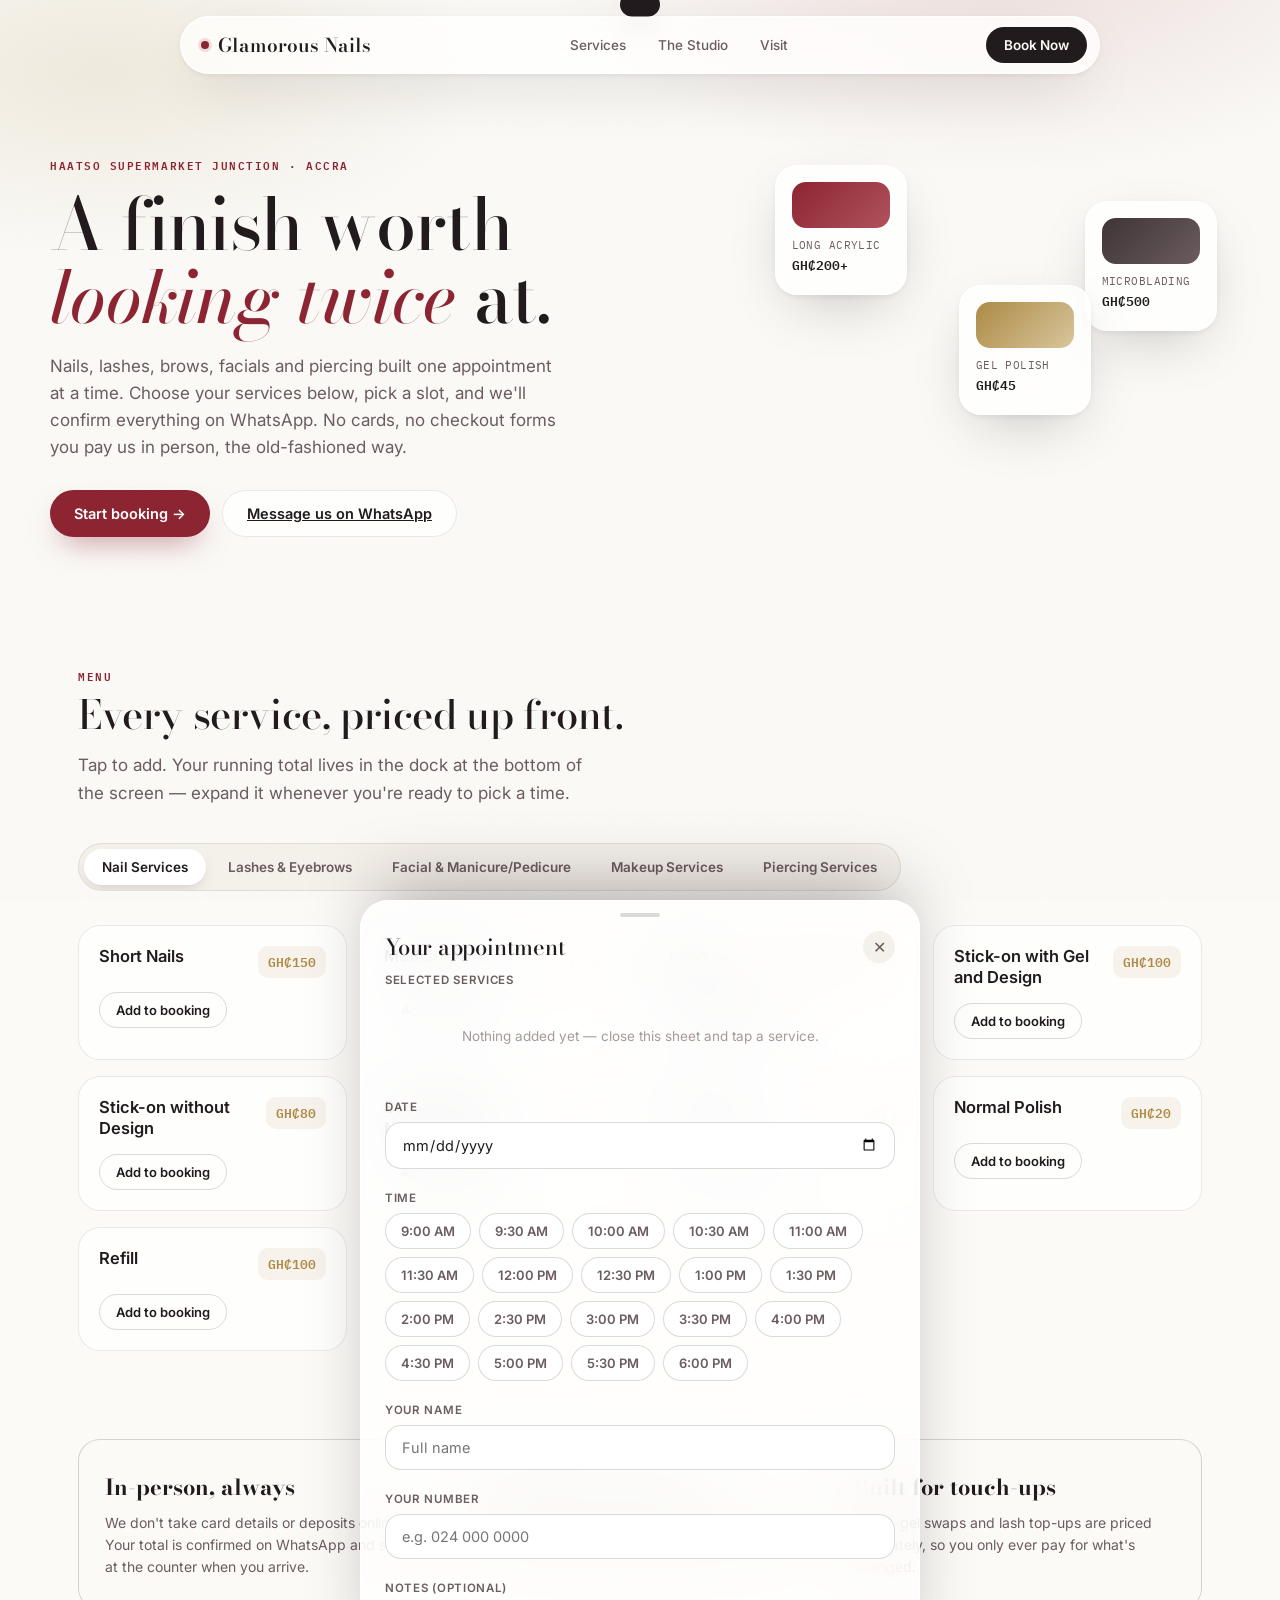
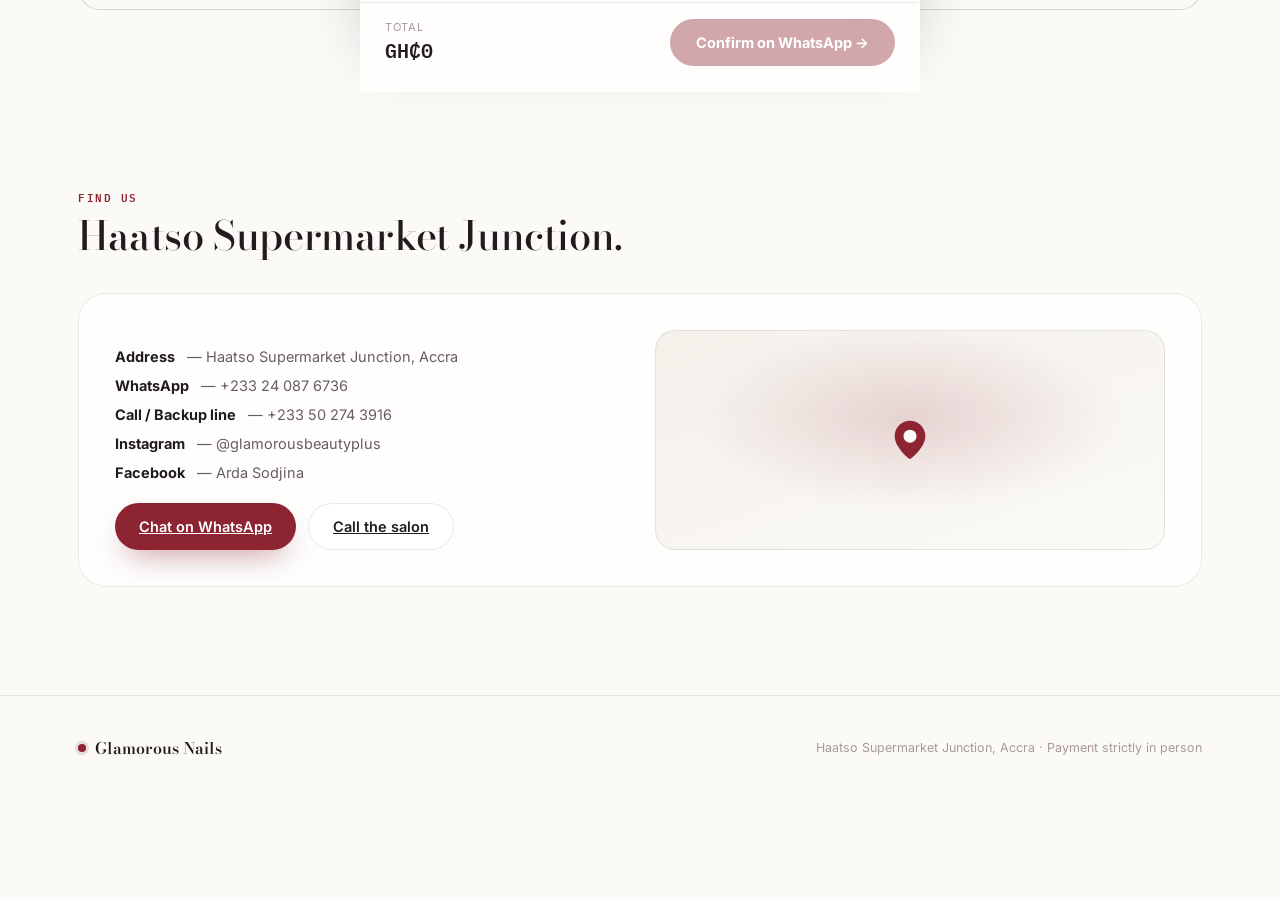
<file: index.html>
<!DOCTYPE html>
<html lang="en">
<head>
<meta charset="UTF-8">
<meta name="viewport" content="width=device-width, initial-scale=1, viewport-fit=cover">
<title>Glamorous Nails — Haatso, Accra</title>
<meta name="description" content="Book nails, lashes, brows, facials, makeup and piercing at Glamorous Nails, Haatso Supermarket Junction. Payment strictly in person.">
<link rel="manifest" href="manifest.json">
<meta name="theme-color" content="#FBFAF7">
<link rel="icon" href="icon.svg" type="image/svg+xml">
<link rel="stylesheet" href="styles.css">
</head>
<body>
<div class="mica-field"></div>

<nav class="nav">
  <div class="nav-capsule">
    <div class="brand"><span class="dot"></span>Glamorous Nails</div>
    <ul class="nav-links">
      <li><a href="#services">Services</a></li>
      <li><a href="#studio">The Studio</a></li>
      <li><a href="#visit">Visit</a></li>
    </ul>
    <button class="nav-cta" onclick="document.getElementById('services').scrollIntoView({behavior:'smooth'})">Book Now</button>
  </div>
</nav>

<main>
  <section class="hero wrap">
    <div class="hero-grid">
      <div>
        <span class="eyebrow">Haatso Supermarket Junction · Accra</span>
        <h1 class="h-display">A finish worth <em>looking twice</em> at.</h1>
        <p class="p-lede">Nails, lashes, brows, facials and piercing built one appointment at a time. Choose your services below, pick a slot, and we'll confirm everything on WhatsApp. No cards, no checkout forms you pay us in person, the old-fashioned way.</p>
        <div class="hero-actions">
          <button class="btn btn-primary" onclick="document.getElementById('services').scrollIntoView({behavior:'smooth'})">Start booking →</button>
          <a class="btn btn-ghost" id="heroWhatsapp" href="#" target="_blank" rel="noopener">Message us on WhatsApp</a>
        </div>
      </div>
      <div class="swatch-stage" aria-hidden="true">
        <div class="swatch s1">
          <div class="cap" style="background:linear-gradient(135deg,#8C2531,#B0525C)"></div>
          <div class="lbl">LONG ACRYLIC</div>
          <div class="prc">GH₵200+</div>
        </div>
        <div class="swatch s2">
          <div class="cap" style="background:linear-gradient(135deg,#AD8A46,#D8C69C)"></div>
          <div class="lbl">GEL POLISH</div>
          <div class="prc">GH₵45</div>
        </div>
        <div class="swatch s3">
          <div class="cap" style="background:linear-gradient(135deg,#3E3436,#6B5C5F)"></div>
          <div class="lbl">MICROBLADING</div>
          <div class="prc">GH₵500</div>
        </div>
      </div>
    </div>
  </section>

  <section class="section" id="services">
    <div class="wrap">
      <div class="section-head">
        <span class="eyebrow">Menu</span>
        <h2 class="h-display">Every service, priced up front.</h2>
        <p class="p-lede">Tap to add. Your running total lives in the dock at the bottom of the screen — expand it whenever you're ready to pick a time.</p>
      </div>
      <div class="segmented" id="categoryTabs" role="tablist"></div>
      <div class="service-grid" id="serviceGrid"></div>
    </div>
  </section>

  <section class="section" id="studio" style="padding-top:0;">
    <div class="wrap">
      <div class="strip">
        <div>
          <h4>In-person, always</h4>
          <p>We don't take card details or deposits online. Your total is confirmed on WhatsApp and settled at the counter when you arrive.</p>
        </div>
        <div>
          <h4>One chair, your pace</h4>
          <p>Appointments are booked in named time slots so you're never waiting behind a queue of walk-ins.</p>
        </div>
        <div>
          <h4>Built for touch-ups</h4>
          <p>Refills, gel swaps and lash top-ups are priced separately, so you only ever pay for what's changed.</p>
        </div>
      </div>
    </div>
  </section>

  <section class="section" id="visit">
    <div class="wrap">
      <div class="section-head">
        <span class="eyebrow">Find us</span>
        <h2 class="h-display">Haatso Supermarket Junction.</h2>
      </div>
      <div class="loc-card">
        <div>
          <ul class="loc-list">
            <li><b>Address</b> — Haatso Supermarket Junction, Accra</li>
            <li><b>WhatsApp</b> — +233 24 087 6736</li>
            <li><b>Call / Backup line</b> — +233 50 274 3916</li>
            <li><b>Instagram</b> — @glamorousbeautyplus</li>
            <li><b>Facebook</b> — Arda Sodjina</li>
          </ul>
          <div class="hero-actions" style="margin-top:22px;">
            <a class="btn btn-primary" id="visitWhatsapp" href="#" target="_blank" rel="noopener">Chat on WhatsApp</a>
            <a class="btn btn-ghost" id="visitCall" href="#">Call the salon</a>
          </div>
        </div>
        <div class="pin-graphic">
          <svg width="46" height="46" viewBox="0 0 24 24" fill="none" aria-hidden="true">
            <path d="M12 2C7.6 2 4 5.6 4 10c0 5.6 7 11.3 7.3 11.5a1 1 0 0 0 1.4 0C13 21.3 20 15.6 20 10c0-4.4-3.6-8-8-8z" fill="#8C2531"/>
            <circle cx="12" cy="10" r="3.4" fill="#FBFAF7"/>
          </svg>
        </div>
      </div>
    </div>
  </section>
</main>

<footer>
  <div class="wrap foot-row">
    <div class="brand" style="font-size:16px;"><span class="dot"></span>Glamorous Nails</div>
    <small>Haatso Supermarket Junction, Accra · Payment strictly in person</small>
  </div>
</footer>

<!-- Vanity Dock: collapsed pill -->
<div class="dock-wrap">
  <div class="dock" id="dock" hidden>
    <div class="dock-info">
      <span class="count" id="dockCount">0 services</span>
      <span class="total" id="dockTotal">GH₵0</span>
    </div>
    <button class="dock-cta" id="dockOpen">Review &amp; book</button>
  </div>
</div>

<!-- Booking sheet -->
<div class="sheet-scrim" id="scrim"></div>
<div class="sheet" id="sheet" role="dialog" aria-modal="true" aria-label="Book your appointment">
  <div class="sheet-handle"></div>
  <div class="sheet-head">
    <h3 class="h-display">Your appointment</h3>
    <button class="sheet-close" id="sheetClose" aria-label="Close">✕</button>
  </div>
  <div class="sheet-body">
    <div>
      <span class="field-label">Selected services</span>
      <div class="selected-list" id="selectedList"></div>
    </div>

    <div>
      <span class="field-label">Date</span>
      <input class="field-input" type="date" id="dateInput">
      <div id="dateWarning" style="display:none;color:#8C2531;font-size:12.5px;margin-top:8px;">This date is closed — please pick another.</div>
    </div>

    <div>
      <span class="field-label">Time</span>
      <div class="chip-row" id="timeChips"></div>
    </div>

    <div>
      <span class="field-label">Your name</span>
      <input class="field-input" type="text" id="nameInput" placeholder="Full name">
    </div>

    <div>
      <span class="field-label">Your number</span>
      <input class="field-input" type="tel" id="phoneInput" placeholder="e.g. 024 000 0000">
    </div>

    <div>
      <span class="field-label">Notes (optional)</span>
      <input class="field-input" type="text" id="notesInput" placeholder="Nail shape, reference photo, allergies…">
    </div>

    <div class="pay-note"><span>💳</span><span><b>Payment is strictly in person.</b> We don't take cards or deposits online — settle up at the counter when you arrive.</span></div>
  </div>
  <div class="sheet-foot">
    <div class="sheet-total">
      <span class="lbl">Total</span>
      <span class="amt" id="sheetTotal">GH₵0</span>
    </div>
    <button class="confirm-btn" id="confirmBtn" disabled>Confirm on WhatsApp →</button>
  </div>
</div>

<div class="toast" id="toast"></div>

<script src="data.js"></script>
<script src="app.js"></script>
</body>
</html>
</file>
<file: styles.css>
/* ==========================================================================
   GLAMOROUS NAILS — Design tokens
   Base: porcelain white (Windows 11 Mica, lit not dark)
   Chrome: macOS vibrancy + iOS sheets (blur, hairline borders, spring easing)
   Touch targets: Android Material You (soft pill geometry, tonal ripple)
   Signature: The Vanity Dock — a Dynamic-Island-style pill that expands
   into the full booking sheet.
   ========================================================================== */

@import url('https://fonts.googleapis.com/css2?family=Bodoni+Moda:ital,opsz,wght@0,6..96,400;0,6..96,500;0,6..96,600;0,6..96,700;1,6..96,500&family=Inter:wght@400;500;600;700&family=IBM+Plex+Mono:wght@500;600&display=swap');

:root{
  /* --- color: porcelain + lacquer + antique gold --- */
  --porcelain:      #FBFAF7;
  --porcelain-dim:  #F4F0EA;
  --ink:            #221B1D;
  --ink-soft:       #6B5C5F;
  --ink-faint:      #A8989B;
  --lacquer:        #8C2531;   /* the one bold accent — a lacquer bottle cap */
  --lacquer-dim:    #B0525C;
  --gold:           #AD8A46;
  --gold-soft:      #D8C69C;
  --line:           rgba(34,27,29,0.09);
  --line-strong:    rgba(34,27,29,0.16);

  /* --- glass / mica surfaces (light) --- */
  --glass-fill:     rgba(255,255,255,0.62);
  --glass-fill-2:   rgba(255,255,255,0.78);
  --glass-border:   rgba(255,255,255,0.9);
  --glass-shadow:   0 20px 60px -20px rgba(34,20,22,0.28), 0 2px 8px -2px rgba(34,20,22,0.10);

  /* --- type --- */
  --font-display: 'Bodoni Moda', 'Times New Roman', serif;
  --font-body: 'Inter', -apple-system, BlinkMacSystemFont, 'Segoe UI', sans-serif;
  --font-mono: 'IBM Plex Mono', ui-monospace, monospace;

  /* --- motion: iOS spring-flavoured cubic beziers --- */
  --ease-spring: cubic-bezier(0.2, 0, 0, 1);
  --ease-out: cubic-bezier(0.16, 1, 0.3, 1);

  --radius-pill: 999px;
  --radius-card: 22px;
  --radius-sheet: 28px;
}

*{ box-sizing:border-box; -webkit-tap-highlight-color: transparent; }
html{ scroll-behavior:smooth; }
body{
  margin:0;
  background: var(--porcelain);
  color: var(--ink);
  font-family: var(--font-body);
  -webkit-font-smoothing: antialiased;
  overflow-x:hidden;
}
img{ max-width:100%; display:block; }
button{ font-family:inherit; cursor:pointer; }
a{ color:inherit; }

@media (prefers-reduced-motion: reduce){
  *{ animation-duration: 0.001ms !important; animation-iteration-count:1 !important; transition-duration:0.001ms !important; scroll-behavior:auto !important; }
}

/* ---------- ambient Mica backdrop ---------- */
.mica-field{
  position: fixed; inset:0; z-index:-1; pointer-events:none;
  background:
    radial-gradient(60% 42% at 78% -6%, rgba(202,150,150,0.28), transparent 60%),
    radial-gradient(50% 34% at 8% 8%, rgba(173,138,70,0.14), transparent 60%),
    var(--porcelain);
}
.mica-field::after{
  content:"";
  position:absolute; inset:0;
  opacity:0.035;
  background-image:url("data:image/svg+xml,%3Csvg xmlns='http://www.w3.org/2000/svg' width='120' height='120'%3E%3Cfilter id='n'%3E%3CfeTurbulence type='fractalNoise' baseFrequency='0.9' numOctaves='2' stitchTiles='stitch'/%3E%3C/filter%3E%3Crect width='100%25' height='100%25' filter='url(%23n)'/%3E%3C/svg%3E");
  mix-blend-mode:multiply;
}

/* ---------- layout helpers ---------- */
.wrap{ max-width:1180px; margin:0 auto; padding:0 28px; }
.eyebrow{
  font-family:var(--font-mono); font-size:11px; letter-spacing:0.14em; text-transform:uppercase;
  color:var(--lacquer); font-weight:600;
}
.h-display{ font-family:var(--font-display); font-weight:500; letter-spacing:-0.01em; line-height:1.02; }
.p-lede{ color:var(--ink-soft); font-size:17px; line-height:1.6; max-width:46ch; }

/* ---------- nav: macOS menu-bar vibrancy capsule ---------- */
.nav{
  position:sticky; top:0; z-index:60;
  display:flex; align-items:center; justify-content:center;
  padding:16px 0;
}
.nav-capsule{
  width:100%; max-width:920px; margin:0 20px;
  display:flex; align-items:center; justify-content:space-between;
  gap:18px;
  padding:10px 12px 10px 20px;
  background: var(--glass-fill-2);
  backdrop-filter: blur(30px) saturate(210%);
  -webkit-backdrop-filter: blur(30px) saturate(210%);
  border:1px solid var(--glass-border);
  border-radius: var(--radius-pill);
  box-shadow: var(--glass-shadow);
}
.brand{ display:flex; align-items:center; gap:9px; font-family:var(--font-display); font-size:19px; font-weight:600; }
.brand .dot{ width:8px; height:8px; border-radius:50%; background:var(--lacquer); box-shadow:0 0 0 3px rgba(140,37,49,0.14); }
.nav-links{ display:flex; gap:4px; list-style:none; margin:0; padding:0; }
.nav-links a{
  display:block; padding:9px 14px; border-radius:var(--radius-pill);
  font-size:13.5px; font-weight:500; color:var(--ink-soft); text-decoration:none;
  transition: background .25s var(--ease-spring), color .25s var(--ease-spring);
}
.nav-links a:hover{ background:rgba(34,27,29,0.06); color:var(--ink); }
.nav-cta{
  font-size:13.5px; font-weight:600; padding:10px 18px; border-radius:var(--radius-pill);
  background:var(--ink); color:var(--porcelain); border:none;
  transition: transform .2s var(--ease-spring), background .2s;
}
.nav-cta:hover{ background:var(--lacquer); transform:translateY(-1px); }
@media (max-width:760px){ .nav-links{ display:none; } }

/* ---------- hero ---------- */
.hero{ padding:64px 0 40px; position:relative; }
.hero-grid{ display:grid; grid-template-columns:1.15fr 0.85fr; gap:40px; align-items:center; }
@media (max-width:900px){ .hero-grid{ grid-template-columns:1fr; } }
.hero h1{ font-size:clamp(40px,6vw,72px); margin:14px 0 18px; }
.hero h1 em{ font-style:italic; color:var(--lacquer); }
.hero-actions{ display:flex; gap:12px; margin-top:28px; flex-wrap:wrap; }

.btn{
  border:none; border-radius:var(--radius-pill); font-weight:600; font-size:14.5px;
  padding:14px 24px; display:inline-flex; align-items:center; gap:8px;
  transition: transform .22s var(--ease-spring), box-shadow .22s var(--ease-spring), background .2s;
}
.btn-primary{ background:var(--lacquer); color:#fff; box-shadow:0 14px 30px -12px rgba(140,37,49,0.55); }
.btn-primary:hover{ transform:translateY(-2px); box-shadow:0 18px 34px -12px rgba(140,37,49,0.6); }
.btn-ghost{ background:var(--glass-fill-2); color:var(--ink); border:1px solid var(--line); }
.btn-ghost:hover{ background:#fff; }

/* swatch stack — signature hero ornament: nail polish caps as chips */
.swatch-stage{ position:relative; height:360px; }
.swatch{
  position:absolute; width:132px; padding:16px 16px 18px;
  background:var(--glass-fill-2); border:1px solid var(--glass-border);
  border-radius:var(--radius-card); backdrop-filter:blur(24px) saturate(200%);
  -webkit-backdrop-filter:blur(24px) saturate(200%);
  box-shadow:var(--glass-shadow);
  animation: float 7s var(--ease-spring) infinite;
}
.swatch .cap{ width:100%; height:46px; border-radius:14px; margin-bottom:10px; }
.swatch .lbl{ font-family:var(--font-mono); font-size:10.5px; letter-spacing:.04em; color:var(--ink-soft); }
.swatch .prc{ font-family:var(--font-mono); font-size:12.5px; font-weight:600; margin-top:2px; }
.swatch.s1{ top:0; left:6%; z-index:3; }
.swatch.s2{ top:120px; left:44%; z-index:2; animation-delay:1.4s; }
.swatch.s3{ top:36px; left:70%; z-index:1; animation-delay:2.7s; }
@keyframes float{ 0%,100%{ transform:translateY(0) rotate(-2deg);} 50%{ transform:translateY(-10px) rotate(1deg);} }

/* ---------- section shell ---------- */
.section{ padding:88px 0; }
.section-head{ margin-bottom:36px; max-width:640px; }
.section-head h2{ font-size:clamp(28px,3.4vw,40px); margin:10px 0 12px; }

/* ---------- segmented control (iOS) for categories ---------- */
.segmented{
  display:flex; gap:4px; padding:5px; width:max-content; max-width:100%; overflow-x:auto;
  background:var(--porcelain-dim); border:1px solid var(--line);
  border-radius:var(--radius-pill); margin-bottom:34px;
}
.segmented button{
  border:none; background:transparent; padding:10px 18px; border-radius:var(--radius-pill);
  font-size:13.5px; font-weight:600; color:var(--ink-soft); white-space:nowrap;
  transition: background .28s var(--ease-spring), color .28s var(--ease-spring), box-shadow .28s;
}
.segmented button.active{ background:#fff; color:var(--ink); box-shadow:0 6px 16px -6px rgba(34,20,22,0.22); }

/* ---------- service cards (Mica card + Material pill actions) ---------- */
.service-grid{ display:grid; grid-template-columns:repeat(auto-fill,minmax(258px,1fr)); gap:16px; }
.card{
  background:var(--glass-fill-2); border:1px solid var(--line);
  border-radius:var(--radius-card); padding:20px;
  display:flex; flex-direction:column; gap:14px;
  transition: transform .3s var(--ease-spring), box-shadow .3s var(--ease-spring), border-color .3s;
}
.card:hover{ transform:translateY(-3px); box-shadow:var(--glass-shadow); border-color:transparent; }
.card-top{ display:flex; justify-content:space-between; align-items:flex-start; gap:10px; }
.card h3{ font-size:16.5px; margin:0; font-weight:600; line-height:1.3; }
.card .note{ font-size:12px; color:var(--ink-faint); margin-top:2px; }
.price-tag{
  font-family:var(--font-mono); font-weight:600; font-size:13px; color:var(--gold);
  background:rgba(173,138,70,0.10); padding:5px 10px; border-radius:10px; white-space:nowrap;
}
.card-add{
  align-self:flex-start; border:1px solid var(--line-strong); background:transparent;
  color:var(--ink); font-weight:600; font-size:13px; padding:9px 16px;
  border-radius:var(--radius-pill);
  transition: all .25s var(--ease-spring);
}
.card-add:hover{ background:var(--ink); color:#fff; border-color:var(--ink); }
.card-add.added{ background:var(--lacquer); border-color:var(--lacquer); color:#fff; }

/* ---------- about / signature strip ---------- */
.strip{
  display:grid; grid-template-columns:repeat(3,1fr); gap:1px;
  background:var(--line); border-radius:var(--radius-card); overflow:hidden; border:1px solid var(--line);
}
@media (max-width:760px){ .strip{ grid-template-columns:1fr; } }
.strip > div{ background:var(--porcelain); padding:30px 26px; }
.strip h4{ font-family:var(--font-display); font-size:22px; margin:0 0 8px; }
.strip p{ color:var(--ink-soft); font-size:14px; line-height:1.6; margin:0; }

/* ---------- location ---------- */
.loc-card{
  background:var(--glass-fill-2); border:1px solid var(--line); border-radius:var(--radius-sheet);
  padding:36px; display:grid; grid-template-columns:1fr 1fr; gap:30px; align-items:center;
}
@media (max-width:760px){ .loc-card{ grid-template-columns:1fr; } }
.loc-list{ list-style:none; margin:18px 0 0; padding:0; display:flex; flex-direction:column; gap:12px; }
.loc-list li{ display:flex; gap:12px; align-items:flex-start; font-size:14.5px; color:var(--ink-soft); }
.loc-list b{ color:var(--ink); }
.pin-graphic{
  height:220px; border-radius:20px;
  background:
    radial-gradient(60% 60% at 50% 40%, rgba(140,37,49,0.16), transparent 70%),
    linear-gradient(160deg, var(--porcelain-dim), var(--porcelain));
  border:1px solid var(--line);
  display:flex; align-items:center; justify-content:center;
}

/* ---------- footer ---------- */
footer{ padding:40px 0 140px; border-top:1px solid var(--line); margin-top:20px; }
.foot-row{ display:flex; justify-content:space-between; align-items:center; flex-wrap:wrap; gap:14px; }
.foot-row small{ color:var(--ink-faint); font-size:12.5px; }

/* ==========================================================================
   THE VANITY DOCK — signature element
   Collapsed: Dynamic-Island-style pill, bottom-center, always on top.
   Expanded: full-height iOS sheet with macOS vibrancy + Mica surface,
   Material-You rounded time chips inside.
   ========================================================================== */
.dock-wrap{ position:fixed; left:0; right:0; bottom:18px; z-index:80; display:flex; justify-content:center; pointer-events:none; }
.dock{
  pointer-events:auto;
  display:flex; align-items:center; gap:14px;
  background: rgba(24,18,19,0.86);
  color:#fff;
  backdrop-filter: blur(24px) saturate(180%);
  -webkit-backdrop-filter: blur(24px) saturate(180%);
  border:1px solid rgba(255,255,255,0.12);
  border-radius: var(--radius-pill);
  padding:10px 10px 10px 20px;
  box-shadow: 0 24px 50px -16px rgba(0,0,0,0.5);
  transition: all .45s var(--ease-spring);
  max-width: min(94vw, 420px);
}
.dock-info{ display:flex; flex-direction:column; line-height:1.25; }
.dock-info .count{ font-size:13px; font-weight:600; }
.dock-info .total{ font-family:var(--font-mono); font-size:12px; color:var(--gold-soft); }
.dock-cta{
  background:var(--lacquer); color:#fff; border:none; border-radius:var(--radius-pill);
  padding:11px 18px; font-weight:600; font-size:13px; white-space:nowrap;
  transition: transform .2s var(--ease-spring), background .2s;
}
.dock-cta:hover{ background:var(--lacquer-dim); transform:translateY(-1px); }
.dock[hidden]{ display:none; }

/* sheet overlay */
.sheet-scrim{
  position:fixed; inset:0; z-index:90; background:rgba(20,14,15,0.42);
  backdrop-filter:blur(3px); opacity:0; pointer-events:none; transition:opacity .35s var(--ease-out);
}
.sheet-scrim.open{ opacity:1; pointer-events:auto; }
.sheet{
  position:fixed; left:50%; bottom:0; z-index:95;
  width:min(560px, 100vw);
  transform:translate(-50%, 100%);
  transition: transform .48s var(--ease-spring);
  max-height:88vh; display:flex; flex-direction:column;
  background: var(--glass-fill-2);
  backdrop-filter: blur(34px) saturate(210%);
  -webkit-backdrop-filter: blur(34px) saturate(210%);
  border:1px solid rgba(255,255,255,0.7);
  border-bottom:none;
  border-radius: var(--radius-sheet) var(--radius-sheet) 0 0;
  box-shadow: 0 -30px 70px -20px rgba(34,20,22,0.35);
}
.sheet.open{ transform:translate(-50%, 0); }
.sheet-handle{ width:40px; height:5px; border-radius:3px; background:var(--line-strong); margin:12px auto 4px; }
.sheet-head{ display:flex; justify-content:space-between; align-items:center; padding:10px 24px 4px; }
.sheet-head h3{ font-family:var(--font-display); font-size:22px; margin:0; }
.sheet-close{ background:var(--porcelain-dim); border:none; width:32px; height:32px; border-radius:50%; font-size:16px; color:var(--ink-soft); }
.sheet-body{ overflow-y:auto; padding:6px 24px 24px; display:flex; flex-direction:column; gap:22px; }

.selected-list{ display:flex; flex-direction:column; gap:8px; }
.selected-row{
  display:flex; justify-content:space-between; align-items:center; gap:10px;
  padding:10px 14px; background:rgba(255,255,255,0.55); border:1px solid var(--line);
  border-radius:16px; font-size:13.5px;
}
.selected-row .rm{ background:none; border:none; color:var(--ink-faint); font-size:15px; padding:2px 6px; }
.field-label{ font-size:11.5px; font-weight:600; letter-spacing:.06em; text-transform:uppercase; color:var(--ink-soft); margin-bottom:8px; display:block; }
.field-input{
  width:100%; border:1px solid var(--line-strong); background:#fff; border-radius:16px;
  padding:13px 16px; font-size:14.5px; font-family:var(--font-body); color:var(--ink);
}
.field-input:focus{ outline:2px solid var(--lacquer); outline-offset:1px; }

.chip-row{ display:flex; flex-wrap:wrap; gap:8px; }
.chip{
  border:1px solid var(--line-strong); background:#fff; color:var(--ink-soft);
  border-radius:var(--radius-pill); padding:9px 15px; font-size:13px; font-weight:600;
  transition: all .22s var(--ease-spring);
}
.chip.active{ background:var(--ink); border-color:var(--ink); color:#fff; }
.chip:disabled{ opacity:0.35; text-decoration:line-through; cursor:not-allowed; }

.pay-note{
  display:flex; gap:10px; align-items:flex-start; font-size:12.5px; color:var(--ink-soft);
  background:rgba(173,138,70,0.10); border:1px solid rgba(173,138,70,0.25);
  padding:12px 14px; border-radius:16px; line-height:1.5;
}
.pay-note b{ color:var(--gold); }

.sheet-foot{ display:flex; justify-content:space-between; align-items:center; padding:16px 24px 26px; border-top:1px solid var(--line); }
.sheet-total{ display:flex; flex-direction:column; }
.sheet-total .lbl{ font-size:11px; color:var(--ink-faint); text-transform:uppercase; letter-spacing:.06em; }
.sheet-total .amt{ font-family:var(--font-mono); font-size:20px; font-weight:600; }
.confirm-btn{
  background:var(--lacquer); color:#fff; border:none; border-radius:var(--radius-pill);
  padding:15px 26px; font-weight:700; font-size:14.5px; display:flex; align-items:center; gap:8px;
  transition: transform .22s var(--ease-spring), box-shadow .22s;
  box-shadow:0 16px 30px -12px rgba(140,37,49,0.55);
}
.confirm-btn:hover{ transform:translateY(-2px); }
.confirm-btn:disabled{ opacity:0.4; box-shadow:none; transform:none; cursor:not-allowed; }

/* toast */
.toast{
  position:fixed; left:50%; top:26px; transform:translate(-50%,-140%);
  background:var(--ink); color:#fff; padding:12px 20px; border-radius:var(--radius-pill);
  font-size:13.5px; font-weight:500; z-index:120; box-shadow:0 14px 30px -10px rgba(0,0,0,0.4);
  transition: transform .4s var(--ease-spring);
}
.toast.show{ transform:translate(-50%,0); }

.empty-note{ font-size:13.5px; color:var(--ink-faint); text-align:center; padding:20px 0; }
</file>
